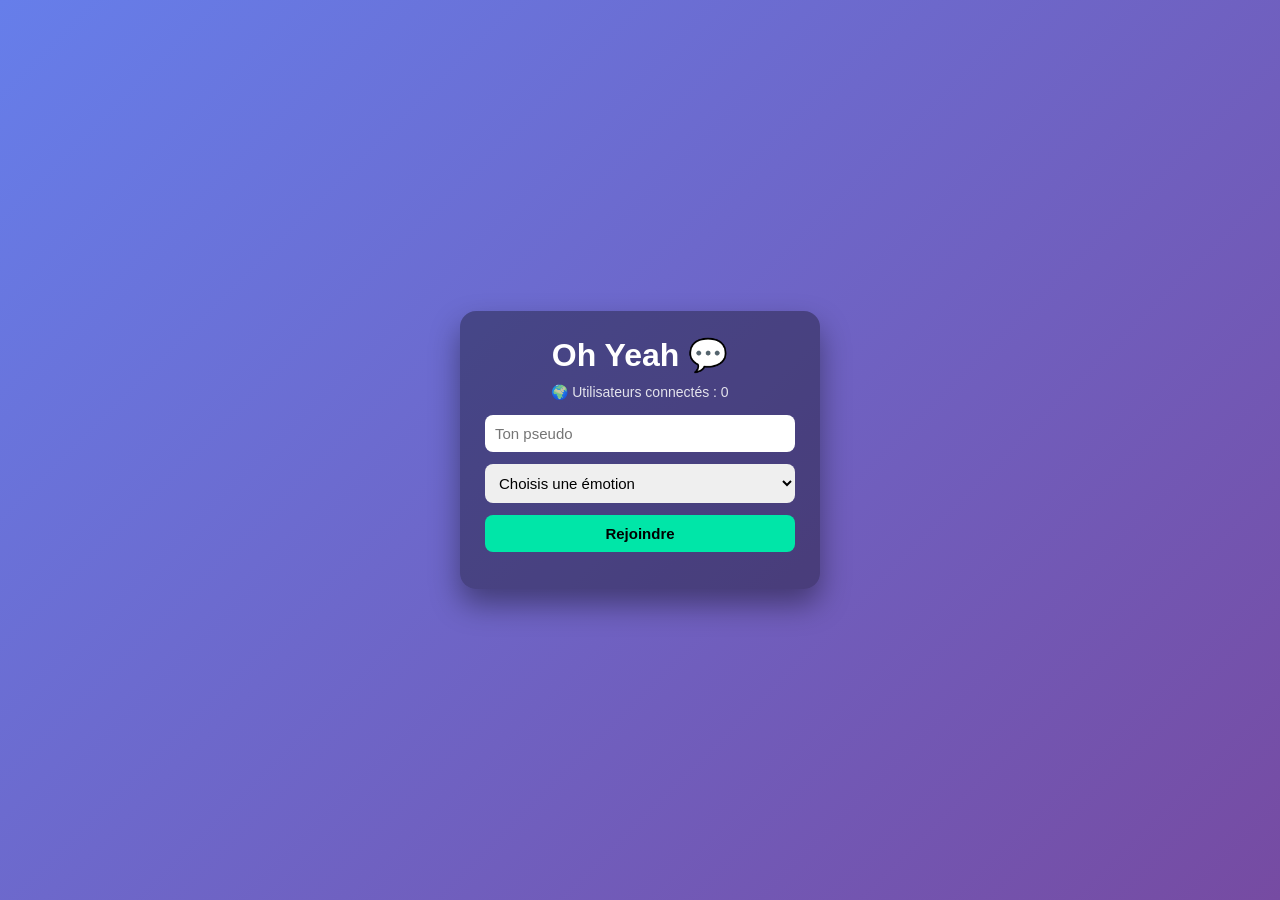
<file: index.html>
<!DOCTYPE html>
<html lang="fr">
<head>
    <meta charset="UTF-8">
    <title>Oh Yeah</title>
    <script src="https://cdn.socket.io/4.7.5/socket.io.min.js"></script>

    <style>
        * {
            box-sizing: border-box;
            font-family: Arial, Helvetica, sans-serif;
        }

        body {
            margin: 0;
            background: linear-gradient(135deg, #667eea, #764ba2);
            color: white;
            display: flex;
            justify-content: center;
            align-items: center;
            height: 100vh;
        }

        .card {
            background: rgba(0,0,0,0.35);
            padding: 25px;
            border-radius: 16px;
            width: 360px;
            max-width: 95%;
            box-shadow: 0 15px 30px rgba(0,0,0,0.4);
        }

        h1 {
            text-align: center;
            margin-top: 0;
            margin-bottom: 10px;
        }

        .counter {
            text-align: center;
            font-size: 14px;
            opacity: 0.85;
            margin-bottom: 15px;
        }

        input, select, button {
            width: 100%;
            padding: 10px;
            margin-bottom: 12px;
            border-radius: 8px;
            border: none;
            font-size: 15px;
        }

        button {
            background: #00e6a8;
            font-weight: bold;
            cursor: pointer;
        }

        button:hover {
            background: #00c994;
        }

        #chat {
            display: none;
        }

        #messages {
            background: rgba(0,0,0,0.4);
            height: 260px;
            border-radius: 10px;
            padding: 10px;
            overflow-y: auto;
            margin-bottom: 10px;
            font-size: 14px;
        }

        .msg {
            margin-bottom: 8px;
        }

        .me {
            color: #00e6a8;
        }

        .status {
            text-align: center;
            font-style: italic;
            opacity: 0.8;
            margin: 6px 0;
        }

        .chat-input {
            display: flex;
            gap: 8px;
        }

        .chat-input input {
            flex: 1;
            margin-bottom: 0;
        }

        .chat-input button {
            width: 80px;
            margin-bottom: 0;
        }

        .back {
            margin-top: 10px;
            background: #ff6b6b;
        }

        .back:hover {
            background: #e05555;
        }
    </style>
</head>

<body>

<div class="card">

    <h1>Oh Yeah 💬</h1>

    <div class="counter" id="counter">
        🌍 Utilisateurs connectés : 0
    </div>

    <!-- MENU -->
    <div id="menu">
        <input id="username" placeholder="Ton pseudo">
        <select id="emotion">
            <option value="">Choisis une émotion</option>
            <option value="heureux">😊 Heureux</option>
            <option value="triste">😢 Triste</option>
            <option value="enerve">😡 Énervé</option>
            <option value="calme">😌 Calme</option>
            <option value="amour">❤️ Amour</option>
        </select>
        <button onclick="join()">Rejoindre</button>
    </div>

    <!-- CHAT -->
    <div id="chat">
        <div id="messages"></div>

        <div class="chat-input">
            <input id="messageInput" placeholder="Écris ton message…">
            <button onclick="sendMessage()">Envoyer</button>
        </div>

        <button class="back" onclick="goBack()">⬅ Retour au menu</button>
    </div>

</div>

<script>
    const socket = io();

    let myUsername = "";

    function join() {
        const username = document.getElementById("username").value.trim();
        const emotion = document.getElementById("emotion").value;

        if (!username || !emotion) {
            alert("Pseudo et émotion obligatoires");
            return;
        }

        myUsername = username;

        socket.emit("join", {
            username: username,
            emotion: emotion
        });

        document.getElementById("menu").style.display = "none";
        document.getElementById("chat").style.display = "block";
        document.getElementById("messages").innerHTML = "";
    }

    function sendMessage() {
        const input = document.getElementById("messageInput");
        const msg = input.value.trim();
        if (!msg) return;

        socket.emit("message", { message: msg });

        addMessage(myUsername, msg, true);
        input.value = "";
    }

    function addMessage(user, msg, me = false) {
        const div = document.createElement("div");
        div.className = "msg";
        div.innerHTML = `<strong class="${me ? 'me' : ''}">${user}</strong> : ${msg}`;
        document.getElementById("messages").appendChild(div);
        document.getElementById("messages").scrollTop = 999999;
    }

    function addStatus(text) {
        const div = document.createElement("div");
        div.className = "status";
        div.innerText = text;
        document.getElementById("messages").appendChild(div);
    }

    function goBack() {
        location.reload();
    }

    socket.on("message", data => {
        addMessage(data.from, data.message);
    });

    socket.on("status", text => {
        addStatus(text);
    });

    socket.on("count", n => {
        document.getElementById("counter").innerText =
            `🌍 Utilisateurs connectés : ${n}`;
    });
</script>

</body>
</html>
</file>
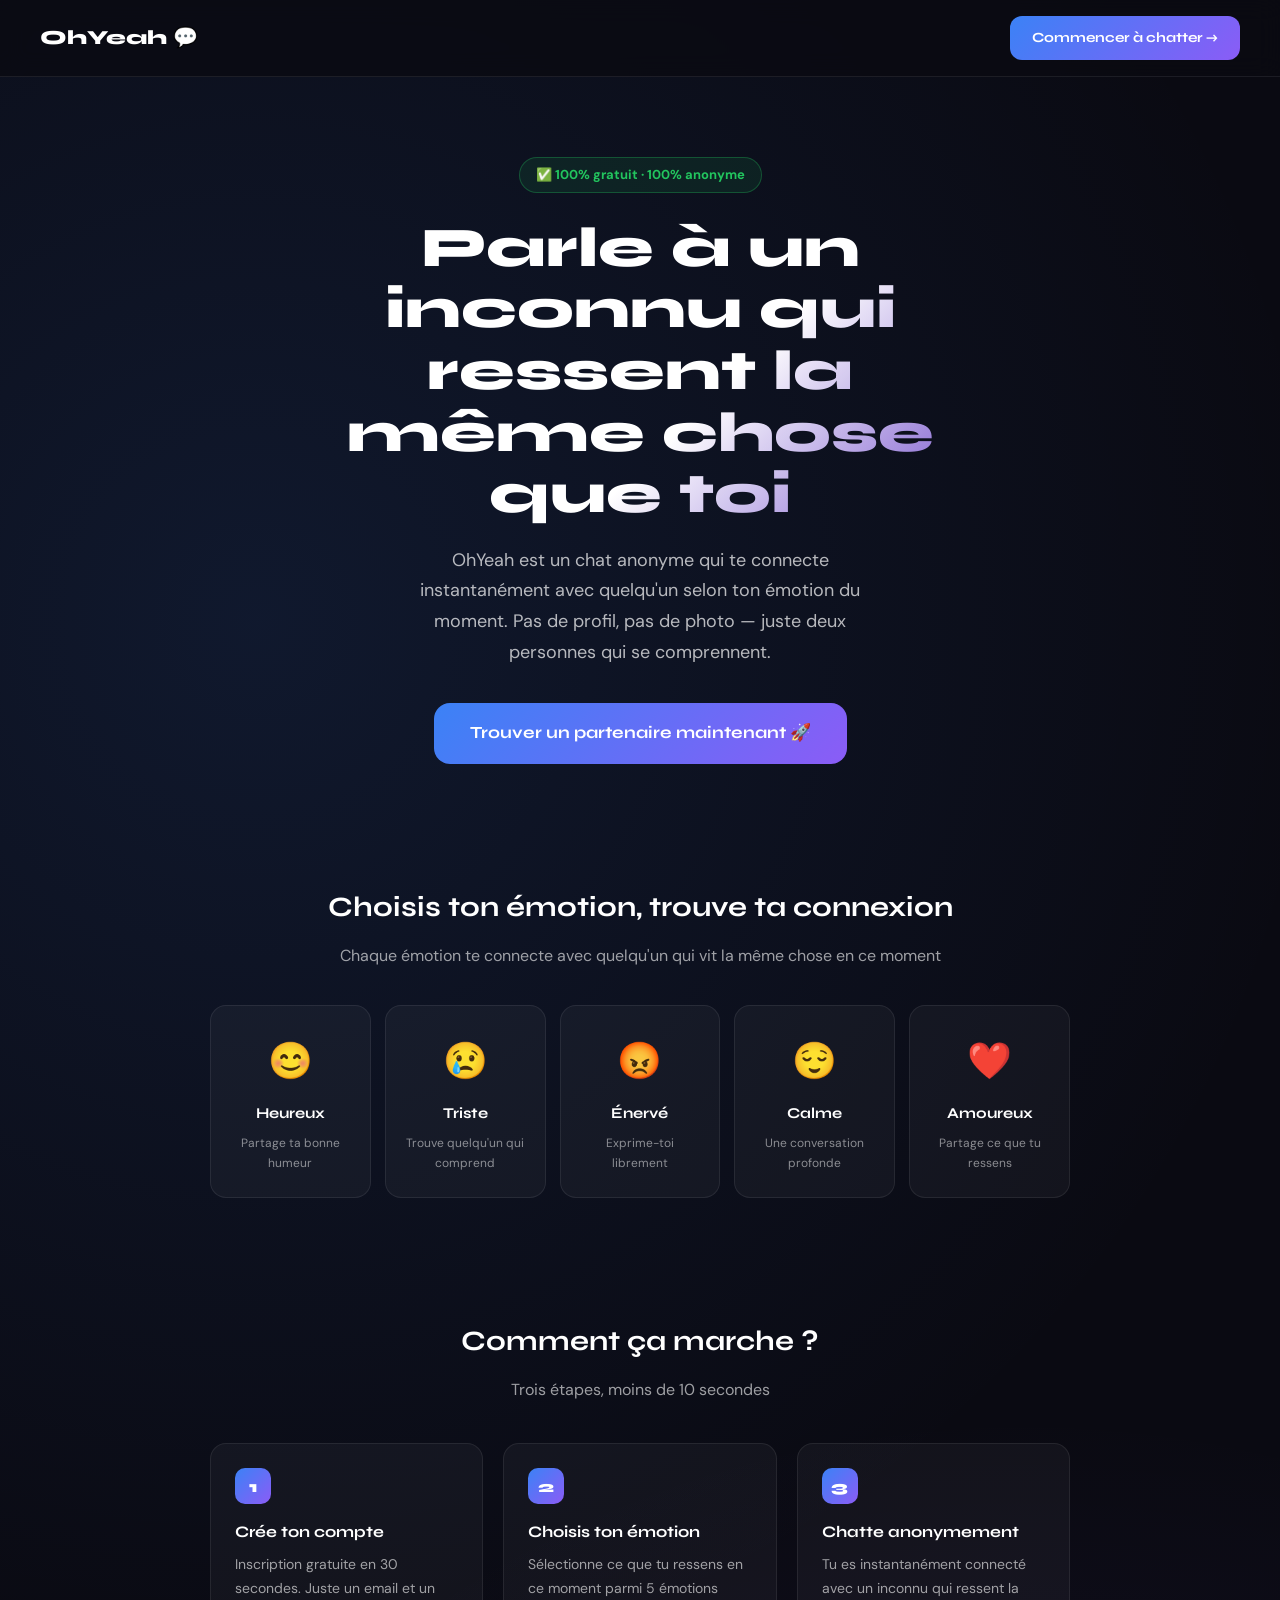
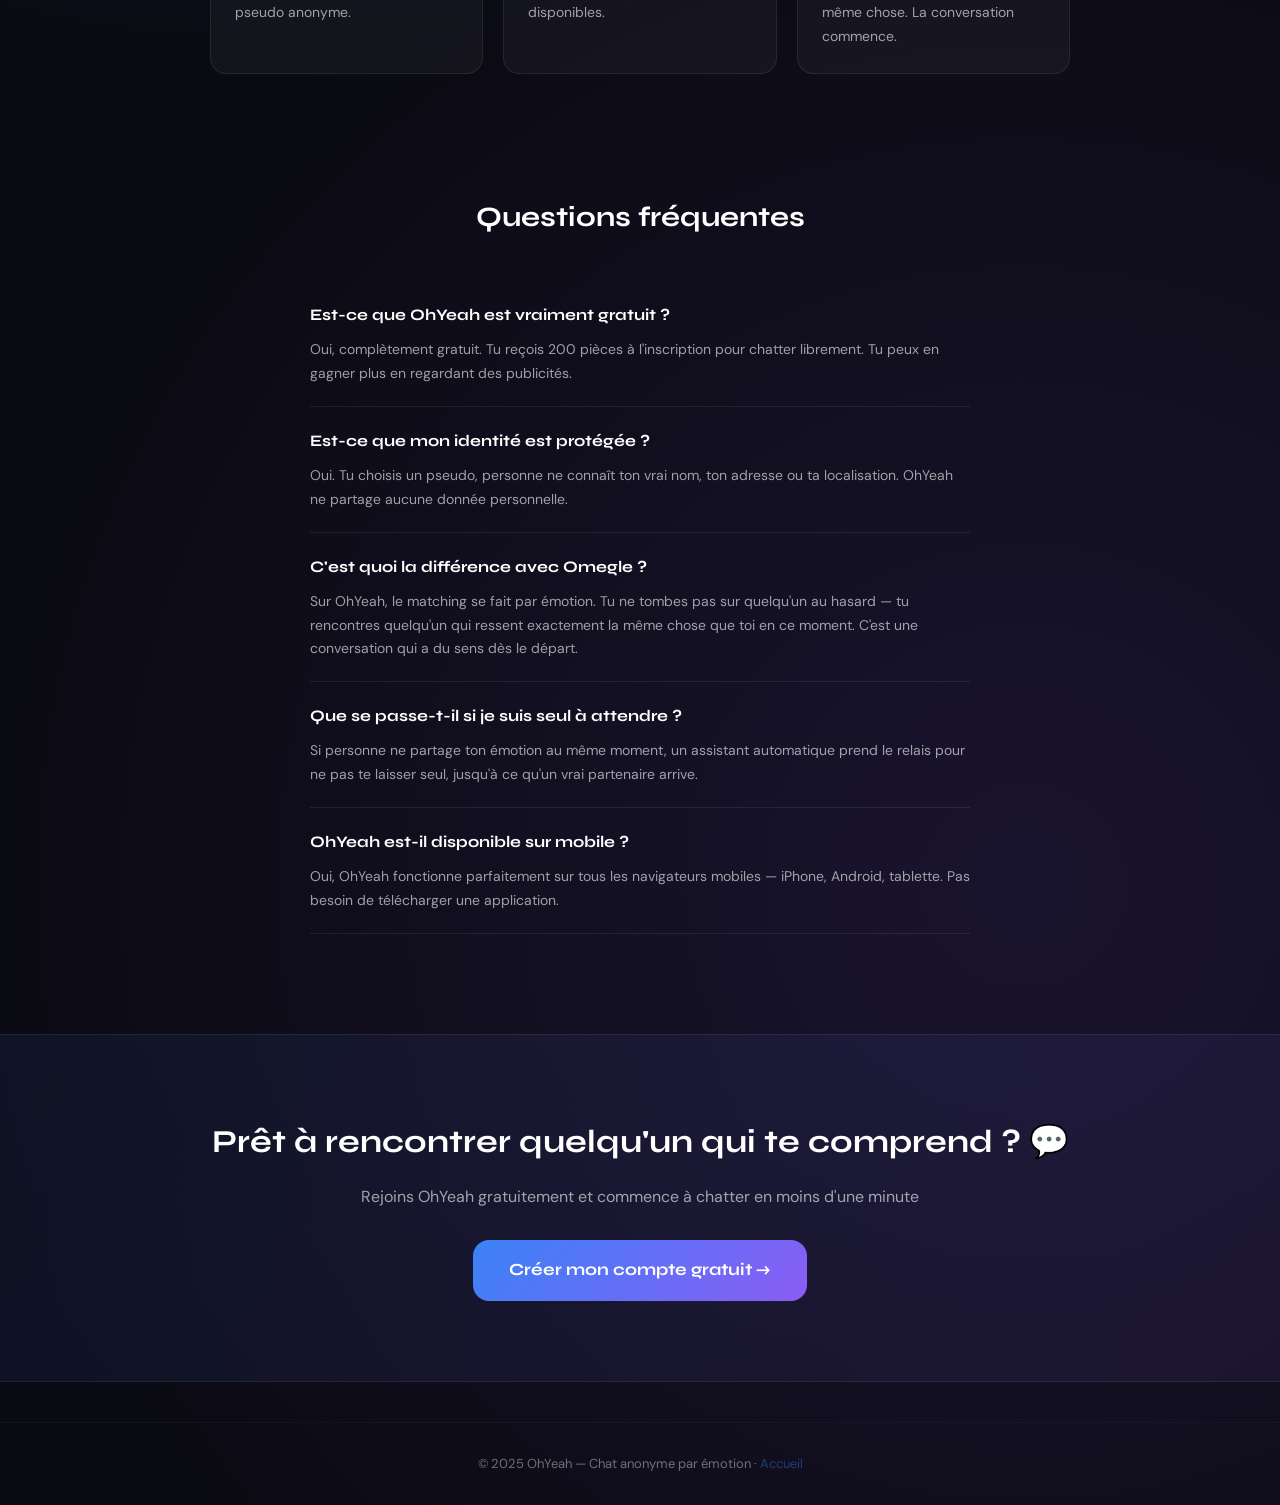
<file: templates/about.html>
<!DOCTYPE html>
<html lang="fr">
<head>
<meta charset="UTF-8">
<meta name="viewport" content="width=device-width, initial-scale=1.0">
<title>OhYeah — Chat anonyme avec des inconnus par émotion | Gratuit</title>
<meta name="description" content="OhYeah est un chat anonyme gratuit qui te connecte avec un inconnu selon ton émotion du moment. Heureux, triste, énervé, calme ou amoureux — trouve quelqu'un qui te comprend vraiment.">
<meta name="keywords" content="chat anonyme gratuit, parler à des inconnus, chat émotion, discussion anonyme, omegle français, chat en ligne gratuit, rencontre anonyme, parler à quelqu'un anonymement">
<meta name="robots" content="index, follow">
<meta name="google-site-verification" content="u4NHUgnQlUFyUC6USLuvAnQKNxKvKxj5s1G9sm96uXg" />
<link rel="canonical" href="https://oh-yeah-1.onrender.com/about">
<meta property="og:title" content="OhYeah — Chat anonyme par émotion, gratuit">
<meta property="og:description" content="Parle à un inconnu qui ressent exactement la même chose que toi. Anonyme, gratuit, instantané.">
<meta property="og:url" content="https://oh-yeah-1.onrender.com/about">
<meta property="og:type" content="website">
<meta property="og:locale" content="fr_FR">
<script type="application/ld+json">
{
  "@context": "https://schema.org",
  "@type": "FAQPage",
  "mainEntity": [
    {
      "@type": "Question",
      "name": "C'est quoi OhYeah ?",
      "acceptedAnswer": {
        "@type": "Answer",
        "text": "OhYeah est un site de chat anonyme gratuit qui te connecte avec un inconnu selon ton émotion du moment. Tu choisis comment tu te sens et tu discutes instantanément avec quelqu'un qui ressent la même chose."
      }
    },
    {
      "@type": "Question",
      "name": "Est-ce que OhYeah est vraiment anonyme ?",
      "acceptedAnswer": {
        "@type": "Answer",
        "text": "Oui, complètement. Tu choisis un pseudo, personne ne connaît ton identité réelle. Pas de photo, pas de profil, pas de réseau social."
      }
    },
    {
      "@type": "Question",
      "name": "Est-ce que OhYeah est gratuit ?",
      "acceptedAnswer": {
        "@type": "Answer",
        "text": "Oui, OhYeah est gratuit. Tu reçois 200 pièces à l'inscription pour chatter librement."
      }
    },
    {
      "@type": "Question",
      "name": "Comment fonctionne le matching par émotion ?",
      "acceptedAnswer": {
        "@type": "Answer",
        "text": "Tu choisis ton émotion parmi heureux, triste, énervé, calme ou amoureux. Le système te connecte automatiquement avec quelqu'un qui a choisi la même émotion."
      }
    }
  ]
}
</script>
<link href="https://fonts.googleapis.com/css2?family=Syne:wght@400;700;800&family=DM+Sans:wght@400;500&display=swap" rel="stylesheet">
<style>
:root {
    --blue: #3b82f6;
    --purple: #8b5cf6;
    --green: #22c55e;
    --gold: #f59e0b;
    --bg: #0a0a12;
    --border: rgba(255,255,255,0.08);
}
* { box-sizing: border-box; margin: 0; padding: 0; }
body {
    background: radial-gradient(circle at 20% 20%, rgba(59,130,246,0.12) 0%, transparent 40%),
                radial-gradient(circle at 80% 80%, rgba(139,92,246,0.12) 0%, transparent 40%),
                var(--bg);
    color: white;
    font-family: 'DM Sans', sans-serif;
    line-height: 1.7;
}
h1, h2, h3 { font-family: 'Syne', sans-serif; }
a { color: var(--blue); text-decoration: none; }

/* NAV */
nav {
    display: flex; justify-content: space-between; align-items: center;
    padding: 16px 40px;
    border-bottom: 1px solid var(--border);
    background: rgba(10,10,18,0.8);
    backdrop-filter: blur(12px);
    position: sticky; top: 0; z-index: 100;
}
.nav-logo { font-family: 'Syne', sans-serif; font-weight: 800; font-size: 20px; color: white; }
.nav-cta {
    background: linear-gradient(135deg, var(--blue), var(--purple));
    color: white; padding: 10px 22px; border-radius: 12px;
    font-family: 'Syne', sans-serif; font-weight: 700; font-size: 14px;
}
.nav-cta:hover { opacity: 0.9; }

/* HERO */
.hero {
    text-align: center;
    padding: 80px 20px 60px;
    max-width: 700px;
    margin: 0 auto;
}
.hero-badge {
    display: inline-block;
    background: rgba(34,197,94,0.1);
    border: 1px solid rgba(34,197,94,0.3);
    color: var(--green);
    padding: 6px 16px; border-radius: 20px;
    font-size: 13px; font-weight: 700; margin-bottom: 24px;
}
.hero h1 {
    font-size: clamp(32px, 6vw, 56px);
    font-weight: 800; line-height: 1.1;
    margin-bottom: 20px;
    background: linear-gradient(135deg, white 60%, rgba(139,92,246,0.8));
    -webkit-background-clip: text; -webkit-text-fill-color: transparent;
}
.hero p {
    font-size: 18px; opacity: 0.7;
    margin-bottom: 36px; max-width: 500px; margin-left: auto; margin-right: auto;
}
.hero-cta {
    display: inline-block;
    background: linear-gradient(135deg, var(--blue), var(--purple));
    color: white; padding: 16px 36px; border-radius: 16px;
    font-family: 'Syne', sans-serif; font-weight: 700; font-size: 17px;
    transition: opacity 0.2s, transform 0.1s;
}
.hero-cta:hover { opacity: 0.9; transform: translateY(-2px); }

/* EMOTIONS */
.emotions-section {
    max-width: 900px; margin: 0 auto;
    padding: 60px 20px;
    text-align: center;
}
.emotions-section h2 { font-size: 28px; margin-bottom: 10px; }
.emotions-section p { opacity: 0.6; margin-bottom: 36px; }
.emotions-grid {
    display: grid;
    grid-template-columns: repeat(auto-fit, minmax(140px, 1fr));
    gap: 14px;
}
.emotion-card {
    background: rgba(255,255,255,0.04);
    border: 1px solid var(--border);
    border-radius: 16px; padding: 24px 16px;
    text-align: center;
}
.emotion-card .emoji { font-size: 36px; margin-bottom: 10px; }
.emotion-card .label { font-family: 'Syne', sans-serif; font-weight: 700; font-size: 15px; }
.emotion-card .desc { font-size: 12px; opacity: 0.5; margin-top: 6px; }

/* HOW IT WORKS */
.how-section {
    max-width: 900px; margin: 0 auto;
    padding: 60px 20px;
}
.how-section h2 { font-size: 28px; text-align: center; margin-bottom: 10px; }
.how-section > p { text-align: center; opacity: 0.6; margin-bottom: 40px; }
.steps { display: grid; grid-template-columns: repeat(auto-fit, minmax(220px, 1fr)); gap: 20px; }
.step {
    background: rgba(255,255,255,0.04);
    border: 1px solid var(--border);
    border-radius: 16px; padding: 24px;
}
.step-num {
    width: 36px; height: 36px;
    background: linear-gradient(135deg, var(--blue), var(--purple));
    border-radius: 10px; display: flex; align-items: center; justify-content: center;
    font-family: 'Syne', sans-serif; font-weight: 800; font-size: 16px;
    margin-bottom: 14px;
}
.step h3 { font-size: 16px; margin-bottom: 8px; }
.step p { font-size: 14px; opacity: 0.6; }

/* FAQ */
.faq-section {
    max-width: 700px; margin: 0 auto;
    padding: 60px 20px;
}
.faq-section h2 { font-size: 28px; text-align: center; margin-bottom: 40px; }
.faq-item {
    border-bottom: 1px solid var(--border);
    padding: 20px 0;
}
.faq-item h3 { font-size: 16px; margin-bottom: 10px; color: white; }
.faq-item p { font-size: 14px; opacity: 0.6; }

/* CTA FINAL */
.cta-section {
    text-align: center;
    padding: 80px 20px;
    background: linear-gradient(135deg, rgba(59,130,246,0.08), rgba(139,92,246,0.08));
    border-top: 1px solid var(--border);
    border-bottom: 1px solid var(--border);
    margin: 40px 0;
}
.cta-section h2 { font-size: 32px; margin-bottom: 14px; }
.cta-section p { opacity: 0.6; margin-bottom: 30px; font-size: 16px; }

/* FOOTER */
footer {
    text-align: center; padding: 30px 20px;
    opacity: 0.4; font-size: 13px;
    border-top: 1px solid var(--border);
}
</style>
<body>

<nav>
    <a href="/" class="nav-logo">OhYeah 💬</a>
    <a href="/" class="nav-cta">Commencer à chatter →</a>
</nav>

<!-- HERO -->
<section class="hero">
    <div class="hero-badge">✅ 100% gratuit · 100% anonyme</div>
    <h1>Parle à un inconnu qui ressent la même chose que toi</h1>
    <p>OhYeah est un chat anonyme qui te connecte instantanément avec quelqu'un selon ton émotion du moment. Pas de profil, pas de photo — juste deux personnes qui se comprennent.</p>
    <a href="/" class="hero-cta">Trouver un partenaire maintenant 🚀</a>
</section>

<!-- EMOTIONS -->
<section class="emotions-section">
    <h2>Choisis ton émotion, trouve ta connexion</h2>
    <p>Chaque émotion te connecte avec quelqu'un qui vit la même chose en ce moment</p>
    <div class="emotions-grid">
        <div class="emotion-card">
            <div class="emoji">😊</div>
            <div class="label">Heureux</div>
            <div class="desc">Partage ta bonne humeur</div>
        </div>
        <div class="emotion-card">
            <div class="emoji">😢</div>
            <div class="label">Triste</div>
            <div class="desc">Trouve quelqu'un qui comprend</div>
        </div>
        <div class="emotion-card">
            <div class="emoji">😡</div>
            <div class="label">Énervé</div>
            <div class="desc">Exprime-toi librement</div>
        </div>
        <div class="emotion-card">
            <div class="emoji">😌</div>
            <div class="label">Calme</div>
            <div class="desc">Une conversation profonde</div>
        </div>
        <div class="emotion-card">
            <div class="emoji">❤️</div>
            <div class="label">Amoureux</div>
            <div class="desc">Partage ce que tu ressens</div>
        </div>
    </div>
</section>

<!-- HOW IT WORKS -->
<section class="how-section">
    <h2>Comment ça marche ?</h2>
    <p>Trois étapes, moins de 10 secondes</p>
    <div class="steps">
        <div class="step">
            <div class="step-num">1</div>
            <h3>Crée ton compte</h3>
            <p>Inscription gratuite en 30 secondes. Juste un email et un pseudo anonyme.</p>
        </div>
        <div class="step">
            <div class="step-num">2</div>
            <h3>Choisis ton émotion</h3>
            <p>Sélectionne ce que tu ressens en ce moment parmi 5 émotions disponibles.</p>
        </div>
        <div class="step">
            <div class="step-num">3</div>
            <h3>Chatte anonymement</h3>
            <p>Tu es instantanément connecté avec un inconnu qui ressent la même chose. La conversation commence.</p>
        </div>
    </div>
</section>

<!-- FAQ -->
<section class="faq-section">
    <h2>Questions fréquentes</h2>
    <div class="faq-item">
        <h3>Est-ce que OhYeah est vraiment gratuit ?</h3>
        <p>Oui, complètement gratuit. Tu reçois 200 pièces à l'inscription pour chatter librement. Tu peux en gagner plus en regardant des publicités.</p>
    </div>
    <div class="faq-item">
        <h3>Est-ce que mon identité est protégée ?</h3>
        <p>Oui. Tu choisis un pseudo, personne ne connaît ton vrai nom, ton adresse ou ta localisation. OhYeah ne partage aucune donnée personnelle.</p>
    </div>
    <div class="faq-item">
        <h3>C'est quoi la différence avec Omegle ?</h3>
        <p>Sur OhYeah, le matching se fait par émotion. Tu ne tombes pas sur quelqu'un au hasard — tu rencontres quelqu'un qui ressent exactement la même chose que toi en ce moment. C'est une conversation qui a du sens dès le départ.</p>
    </div>
    <div class="faq-item">
        <h3>Que se passe-t-il si je suis seul à attendre ?</h3>
        <p>Si personne ne partage ton émotion au même moment, un assistant automatique prend le relais pour ne pas te laisser seul, jusqu'à ce qu'un vrai partenaire arrive.</p>
    </div>
    <div class="faq-item">
        <h3>OhYeah est-il disponible sur mobile ?</h3>
        <p>Oui, OhYeah fonctionne parfaitement sur tous les navigateurs mobiles — iPhone, Android, tablette. Pas besoin de télécharger une application.</p>
    </div>
</section>

<!-- CTA FINAL -->
<section class="cta-section">
    <h2>Prêt à rencontrer quelqu'un qui te comprend ? 💬</h2>
    <p>Rejoins OhYeah gratuitement et commence à chatter en moins d'une minute</p>
    <a href="/" class="hero-cta">Créer mon compte gratuit →</a>
</section>

<footer>
    <p>© 2025 OhYeah — Chat anonyme par émotion · <a href="/">Accueil</a></p>
</footer>

</body>
</html>
</file>
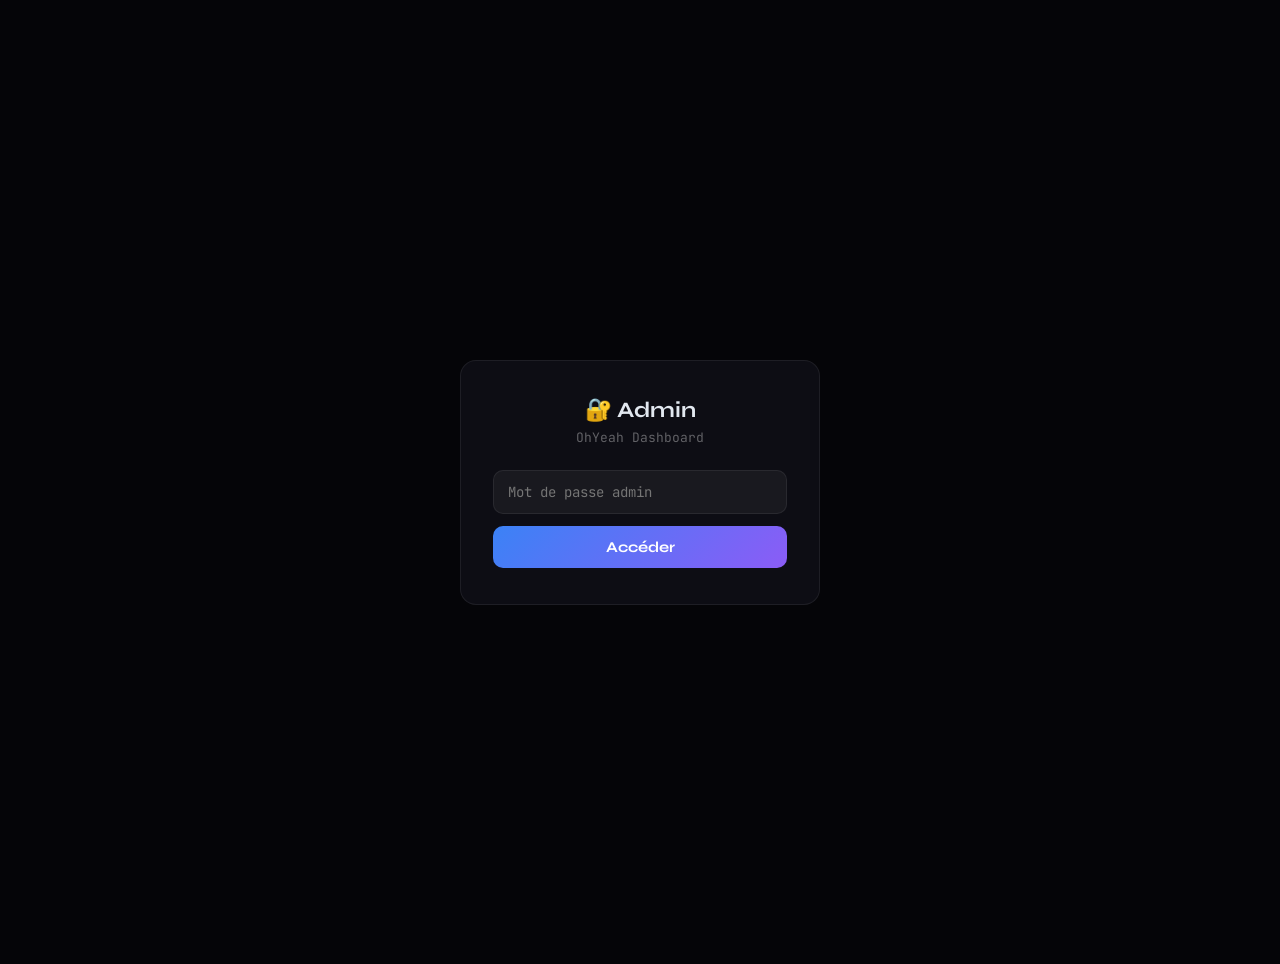
<file: templates/admin.html>
<!DOCTYPE html>
<html lang="fr">
<head>
<meta charset="UTF-8">
<meta name="viewport" content="width=device-width, initial-scale=1.0">
<title>OhYeah — Admin</title>
<link href="https://fonts.googleapis.com/css2?family=JetBrains+Mono:wght@400;700&family=Syne:wght@700;800&display=swap" rel="stylesheet">
<style>
:root {
    --bg: #050508; --surface: #0d0d14; --border: rgba(255,255,255,0.07);
    --blue: #3b82f6; --purple: #8b5cf6; --green: #22c55e;
    --red: #ef4444; --gold: #f59e0b; --text: #e2e8f0;
    --muted: rgba(255,255,255,0.35);
}
* { box-sizing: border-box; margin: 0; padding: 0; }
body { background: var(--bg); color: var(--text); font-family: 'JetBrains Mono', monospace; min-height: 100vh; padding: 32px 20px; }
.login-wrap { min-height: 100vh; display: flex; align-items: center; justify-content: center; }
.login-box { background: var(--surface); border: 1px solid var(--border); border-radius: 16px; padding: 36px 32px; width: 100%; max-width: 360px; text-align: center; }
.login-box h1 { font-family: 'Syne', sans-serif; font-size: 22px; margin-bottom: 6px; }
.login-box p { color: var(--muted); font-size: 13px; margin-bottom: 24px; }
.login-box input { width: 100%; padding: 12px 14px; background: rgba(255,255,255,0.05); border: 1px solid var(--border); border-radius: 10px; color: white; font-family: 'JetBrains Mono', monospace; font-size: 14px; margin-bottom: 12px; }
.login-box input:focus { outline: none; border-color: var(--blue); }
.login-box button { width: 100%; padding: 12px; background: linear-gradient(135deg, var(--blue), var(--purple)); border: none; border-radius: 10px; color: white; font-family: 'Syne', sans-serif; font-weight: 700; font-size: 15px; cursor: pointer; }
.login-error { background: rgba(239,68,68,0.1); border: 1px solid rgba(239,68,68,0.3); color: #fca5a5; padding: 10px; border-radius: 8px; font-size: 13px; margin-top: 10px; display: none; }
.dash { display: none; max-width: 960px; margin: 0 auto; }
.dash-header { display: flex; justify-content: space-between; align-items: center; margin-bottom: 32px; padding-bottom: 20px; border-bottom: 1px solid var(--border); }
.dash-header h1 { font-family: 'Syne', sans-serif; font-size: 24px; }
.dash-header span { color: var(--muted); font-size: 12px; }
.logout-btn { background: rgba(239,68,68,0.1); border: 1px solid rgba(239,68,68,0.3); color: var(--red); padding: 8px 16px; border-radius: 8px; cursor: pointer; font-family: 'JetBrains Mono', monospace; font-size: 13px; }
.stats-grid { display: grid; grid-template-columns: repeat(auto-fit, minmax(150px, 1fr)); gap: 14px; margin-bottom: 32px; }
.stat-card { background: var(--surface); border: 1px solid var(--border); border-radius: 14px; padding: 20px; position: relative; overflow: hidden; }
.stat-card::before { content: ''; position: absolute; top: 0; left: 0; right: 0; height: 2px; }
.stat-card.blue::before { background: var(--blue); }
.stat-card.purple::before { background: var(--purple); }
.stat-card.green::before { background: var(--green); }
.stat-card.gold::before { background: var(--gold); }
.stat-card.red::before { background: var(--red); }
.stat-label { font-size: 11px; color: var(--muted); text-transform: uppercase; letter-spacing: 1px; margin-bottom: 10px; }
.stat-value { font-family: 'Syne', sans-serif; font-size: 32px; font-weight: 800; line-height: 1; }
.stat-value.blue { color: var(--blue); } .stat-value.purple { color: var(--purple); }
.stat-value.green { color: var(--green); } .stat-value.gold { color: var(--gold); }
.stat-value.red { color: var(--red); }
.section-title { font-family: 'Syne', sans-serif; font-size: 16px; font-weight: 700; margin-bottom: 14px; display: flex; align-items: center; gap: 8px; }
.section-title::after { content: ''; flex: 1; height: 1px; background: var(--border); }
.table-wrap { background: var(--surface); border: 1px solid var(--border); border-radius: 14px; overflow: hidden; margin-bottom: 32px; }
.table-wrap table { width: 100%; border-collapse: collapse; font-size: 13px; }
.table-wrap th { padding: 12px 16px; text-align: left; color: var(--muted); font-size: 11px; text-transform: uppercase; letter-spacing: 0.5px; border-bottom: 1px solid var(--border); font-weight: 400; }
.table-wrap td { padding: 11px 16px; border-bottom: 1px solid rgba(255,255,255,0.04); vertical-align: middle; }
.table-wrap tr:last-child td { border-bottom: none; }
.table-wrap tr:hover td { background: rgba(255,255,255,0.02); }
.badge { display: inline-block; padding: 2px 8px; border-radius: 20px; font-size: 11px; font-weight: 700; }
.badge-premium { background: rgba(245,158,11,0.15); color: var(--gold); border: 1px solid rgba(245,158,11,0.3); }
.badge-free { background: rgba(255,255,255,0.05); color: var(--muted); border: 1px solid var(--border); }
.badge-banned { background: rgba(239,68,68,0.15); color: var(--red); border: 1px solid rgba(239,68,68,0.3); }
.refresh-btn { background: rgba(59,130,246,0.1); border: 1px solid rgba(59,130,246,0.3); color: var(--blue); padding: 8px 16px; border-radius: 8px; cursor: pointer; font-family: 'JetBrains Mono', monospace; font-size: 13px; margin-bottom: 24px; }
.live-dot { display: inline-block; width: 8px; height: 8px; background: var(--green); border-radius: 50%; margin-right: 6px; animation: blink 1.5s infinite; }
@keyframes blink { 0%,100%{opacity:1} 50%{opacity:0.3} }
.empty { text-align: center; padding: 32px; color: var(--muted); font-size: 13px; }
.action-btn { background: transparent; border: 1px solid var(--border); color: var(--muted); padding: 5px 10px; border-radius: 6px; cursor: pointer; font-size: 12px; font-family: 'JetBrains Mono', monospace; transition: all 0.2s; }
.action-btn:hover { border-color: var(--blue); color: var(--blue); }
.action-btn.danger:hover { border-color: var(--red); color: var(--red); }
.action-btn.success:hover { border-color: var(--green); color: var(--green); }

/* MODALE BAN */
#ban-modal { display: none; position: fixed; inset: 0; background: rgba(0,0,0,0.85); z-index: 999; justify-content: center; align-items: center; padding: 20px; }
#ban-modal.show { display: flex; }
.ban-card { background: #0f0f1a; border: 1px solid var(--border); border-radius: 20px; padding: 28px; width: 100%; max-width: 380px; }
.ban-card h3 { font-family: 'Syne', sans-serif; font-size: 18px; margin-bottom: 16px; color: var(--red); }
.ban-card label { display: block; font-size: 12px; color: var(--muted); margin-bottom: 6px; margin-top: 12px; }
.ban-card input, .ban-card select { width: 100%; padding: 10px 12px; background: rgba(255,255,255,0.05); border: 1px solid var(--border); border-radius: 8px; color: white; font-family: 'JetBrains Mono', monospace; font-size: 13px; }
.ban-card input:focus, .ban-card select:focus { outline: none; border-color: var(--red); }
.ban-card select option { background: #1a1a2e; }
.ban-actions { display: flex; gap: 8px; margin-top: 20px; }
.ban-actions button { flex: 1; padding: 11px; border: none; border-radius: 10px; cursor: pointer; font-family: 'Syne', sans-serif; font-weight: 700; font-size: 14px; }
.btn-ban { background: linear-gradient(135deg, var(--red), #c0392b); color: white; }
.btn-cancel { background: rgba(255,255,255,0.06); border: 1px solid var(--border); color: var(--muted); }

/* MODALE CONVERSATIONS */
#conv-modal { display: none; position: fixed; inset: 0; background: rgba(0,0,0,0.9); z-index: 999; justify-content: center; align-items: center; padding: 20px; }
#conv-modal.show { display: flex; }
.conv-card { background: #0f0f1a; border: 1px solid var(--border); border-radius: 20px; padding: 24px; width: 100%; max-width: 560px; max-height: 80vh; display: flex; flex-direction: column; }
.conv-card h3 { font-family: 'Syne', sans-serif; font-size: 18px; margin-bottom: 16px; }
.conv-messages { flex: 1; overflow-y: auto; background: rgba(0,0,0,0.3); border-radius: 10px; padding: 12px; border: 1px solid var(--border); }
.conv-msg { margin-bottom: 8px; font-size: 13px; line-height: 1.5; padding: 6px 10px; border-radius: 8px; background: rgba(255,255,255,0.03); }
.conv-msg .who { font-weight: 700; color: var(--blue); margin-right: 6px; }
.conv-msg .time { font-size: 11px; color: var(--muted); margin-left: 6px; }
.conv-sep { text-align: center; font-size: 11px; color: var(--muted); margin: 10px 0; border-top: 1px solid var(--border); padding-top: 10px; }
.conv-close { margin-top: 14px; width: 100%; padding: 10px; background: rgba(255,255,255,0.06); border: 1px solid var(--border); border-radius: 10px; color: var(--muted); cursor: pointer; font-family: 'Syne', sans-serif; font-weight: 700; }
</style>
</head>
<body>

<!-- LOGIN -->
<div class="login-wrap" id="login-wrap">
    <div class="login-box">
        <h1>🔐 Admin</h1>
        <p>OhYeah Dashboard</p>
        <input type="password" id="admin-pass" placeholder="Mot de passe admin" onkeydown="if(event.key==='Enter') adminLogin()">
        <button onclick="adminLogin()">Accéder</button>
        <div class="login-error" id="login-err">Mot de passe incorrect</div>
    </div>
</div>

<!-- DASHBOARD -->
<div class="dash" id="dash">
    <div class="dash-header">
        <div>
            <h1>📊 Dashboard Admin</h1>
            <span id="last-refresh">—</span>
        </div>
        <div style="display:flex; gap:10px; align-items:center;">
            <button class="refresh-btn" onclick="loadStats()">↻ Actualiser</button>
            <button class="logout-btn" onclick="adminLogout()">Déconnexion</button>
        </div>
    </div>

    <div class="stats-grid">
        <div class="stat-card blue"><div class="stat-label">Total inscrits</div><div class="stat-value blue" id="s-total">—</div></div>
        <div class="stat-card green"><div class="stat-label">Aujourd'hui</div><div class="stat-value green" id="s-today">—</div></div>
        <div class="stat-card purple"><div class="stat-label">Cette semaine</div><div class="stat-value purple" id="s-week">—</div></div>
        <div class="stat-card gold"><div class="stat-label">Premium</div><div class="stat-value gold" id="s-premium">—</div></div>
        <div class="stat-card green"><div class="stat-label"><span class="live-dot"></span>Live</div><div class="stat-value green" id="s-live">—</div></div>
        <div class="stat-card gold"><div class="stat-label">Pièces totales</div><div class="stat-value gold" id="s-coins">—</div></div>
        <div class="stat-card red"><div class="stat-label">Bannis actifs</div><div class="stat-value red" id="s-bans">—</div></div>
    </div>

    <!-- UTILISATEURS -->
    <div class="section-title">Derniers inscrits</div>
    <div class="table-wrap">
        <table>
            <thead><tr><th>#</th><th>Pseudo</th><th>Email</th><th>Pièces</th><th>Statut</th><th>Inscrit le</th><th>Actions</th></tr></thead>
            <tbody id="users-tbody"><tr><td colspan="7" class="empty">Chargement...</td></tr></tbody>
        </table>
    </div>

    <!-- SIGNALEMENTS -->
    <div class="section-title">Signalements récents</div>
    <div class="table-wrap">
        <table>
            <thead><tr><th>#</th><th>Signalé par</th><th>Accusé</th><th>Raison</th><th>Date</th><th>Actions</th></tr></thead>
            <tbody id="reports-tbody"><tr><td colspan="6" class="empty">Chargement...</td></tr></tbody>
        </table>
    </div>

    <!-- BANNIS -->
    <div class="section-title">Utilisateurs bannis</div>
    <div class="table-wrap">
        <table>
            <thead><tr><th>Pseudo</th><th>Raison</th><th>Banni jusqu'au</th><th>Actions</th></tr></thead>
            <tbody id="bans-tbody"><tr><td colspan="4" class="empty">Chargement...</td></tr></tbody>
        </table>
    </div>
</div>

<!-- MODALE BAN -->
<div id="ban-modal">
    <div class="ban-card">
        <h3>🚫 Bannir un utilisateur</h3>
        <label>Pseudo</label>
        <input id="ban-username" type="text" placeholder="Pseudo exact">
        <label>Durée</label>
        <select id="ban-days">
            <option value="1">1 jour</option>
            <option value="3">3 jours</option>
            <option value="7" selected>1 semaine</option>
            <option value="14">2 semaines</option>
            <option value="30">1 mois</option>
            <option value="365">1 an</option>
            <option value="36500">Permanent</option>
        </select>
        <label>Raison</label>
        <input id="ban-reason" type="text" placeholder="Raison du ban">
        <div class="ban-actions">
            <button class="btn-cancel" onclick="closeBan()">Annuler</button>
            <button class="btn-ban" onclick="submitBan()">🚫 Bannir</button>
        </div>
    </div>
</div>

<!-- MODALE CONVERSATIONS -->
<div id="conv-modal">
    <div class="conv-card">
        <h3 id="conv-title">💬 Conversations</h3>
        <div class="conv-messages" id="conv-messages">Chargement...</div>
        <button class="conv-close" onclick="closeConv()">Fermer</button>
    </div>
</div>

<script>
let adminToken = sessionStorage.getItem("admin_token") || null;

async function adminLogin() {
    const pass = document.getElementById("admin-pass").value;
    const res = await fetch("/api/admin/login", { method: "POST", headers: {"Content-Type":"application/json"}, body: JSON.stringify({password: pass}) });
    if (res.ok) {
        const data = await res.json();
        adminToken = data.token;
        sessionStorage.setItem("admin_token", adminToken);
        showDash();
    } else {
        document.getElementById("login-err").style.display = "block";
    }
}

function adminLogout() {
    sessionStorage.removeItem("admin_token");
    adminToken = null;
    document.getElementById("login-wrap").style.display = "flex";
    document.getElementById("dash").style.display = "none";
}

function showDash() {
    document.getElementById("login-wrap").style.display = "none";
    document.getElementById("dash").style.display = "block";
    loadStats();
    setInterval(loadStats, 30000);
}

async function loadStats() {
    const res = await fetch("/api/admin/stats", { headers: {"X-Admin-Token": adminToken} });
    if (res.status === 401) { adminLogout(); return; }
    const d = await res.json();

    document.getElementById("s-total").textContent = d.total_users;
    document.getElementById("s-today").textContent = d.today;
    document.getElementById("s-week").textContent = d.this_week;
    document.getElementById("s-premium").textContent = d.premium;
    document.getElementById("s-live").textContent = d.live;
    document.getElementById("s-coins").textContent = d.total_coins.toLocaleString("fr-FR");
    document.getElementById("last-refresh").textContent = "Mis à jour à " + new Date().toLocaleTimeString("fr-FR");

    // Utilisateurs
    const tbody = document.getElementById("users-tbody");
    if (!d.recent_users || d.recent_users.length === 0) {
        tbody.innerHTML = '<tr><td colspan="7" class="empty">Aucun utilisateur</td></tr>';
    } else {
        tbody.innerHTML = d.recent_users.map(u => `
            <tr>
                <td style="color:var(--muted)">#${u.id}</td>
                <td style="font-weight:700">${u.username}</td>
                <td style="color:var(--muted)">${u.email}</td>
                <td style="color:var(--gold)">🪙 ${u.coins}</td>
                <td><span class="badge ${u.is_premium ? 'badge-premium' : 'badge-free'}">${u.is_premium ? '⭐ Premium' : 'Gratuit'}</span></td>
                <td style="color:var(--muted); font-size:12px">${new Date(u.created_at).toLocaleDateString("fr-FR")}</td>
                <td style="display:flex; gap:6px;">
                    <button class="action-btn" onclick="openConv('${u.username}')">💬 Convos</button>
                    <button class="action-btn danger" onclick="openBan('${u.username}')">🚫 Ban</button>
                </td>
            </tr>
        `).join("");
    }

    // Signalements
    const rtbody = document.getElementById("reports-tbody");
    if (!d.recent_reports || d.recent_reports.length === 0) {
        rtbody.innerHTML = '<tr><td colspan="6" class="empty">Aucun signalement 👍</td></tr>';
    } else {
        rtbody.innerHTML = d.recent_reports.map(r => `
            <tr>
                <td style="color:var(--muted)">#${r.id}</td>
                <td style="color:var(--muted)">${r.reporter_username}</td>
                <td style="font-weight:700; color:var(--red)">${r.reported_username || '?'}</td>
                <td>⚑ ${r.reason}</td>
                <td style="color:var(--muted); font-size:12px">${new Date(r.created_at).toLocaleDateString("fr-FR")}</td>
                <td style="display:flex; gap:6px;">
                    <button class="action-btn" onclick="openConv('${r.reported_username || r.reporter_username}')">💬 Convos</button>
                    <button class="action-btn danger" onclick="openBan('${r.reported_username || r.reporter_username}')">🚫 Ban</button>
                </td>
            </tr>
        `).join("");
    }

    // Bannis
    loadBans();
}

async function loadBans() {
    const res = await fetch("/api/admin/bans", { headers: {"X-Admin-Token": adminToken} });
    const d = await res.json();
    document.getElementById("s-bans").textContent = d.bans ? d.bans.length : 0;
    const tbody = document.getElementById("bans-tbody");
    if (!d.bans || d.bans.length === 0) {
        tbody.innerHTML = '<tr><td colspan="4" class="empty">Aucun utilisateur banni 👍</td></tr>';
        return;
    }
    tbody.innerHTML = d.bans.map(b => `
        <tr>
            <td style="font-weight:700"><span class="badge badge-banned">🚫</span> ${b.username}</td>
            <td style="color:var(--muted)">${b.reason || '—'}</td>
            <td style="color:var(--red)">${new Date(b.banned_until).toLocaleDateString("fr-FR")}</td>
            <td><button class="action-btn success" onclick="unban('${b.username}')">✅ Débannir</button></td>
        </tr>
    `).join("");
}

// BAN
function openBan(username = "") {
    document.getElementById("ban-username").value = username;
    document.getElementById("ban-reason").value = "";
    document.getElementById("ban-days").value = "7";
    document.getElementById("ban-modal").classList.add("show");
}
function closeBan() { document.getElementById("ban-modal").classList.remove("show"); }

async function submitBan() {
    const username = document.getElementById("ban-username").value.trim();
    const days = document.getElementById("ban-days").value;
    const reason = document.getElementById("ban-reason").value.trim() || "Violation des règles";
    if (!username) { alert("Entre un pseudo"); return; }
    const res = await fetch("/api/admin/ban", {
        method: "POST",
        headers: {"Content-Type":"application/json", "X-Admin-Token": adminToken},
        body: JSON.stringify({username, days, reason})
    });
    const d = await res.json();
    if (res.ok) { closeBan(); loadStats(); alert(`✅ ${username} banni jusqu'au ${d.banned_until}`); }
    else alert("Erreur : " + d.error);
}

async function unban(username) {
    if (!confirm(`Débannir ${username} ?`)) return;
    await fetch("/api/admin/unban", {
        method: "POST",
        headers: {"Content-Type":"application/json", "X-Admin-Token": adminToken},
        body: JSON.stringify({username})
    });
    loadStats();
}

// CONVERSATIONS
async function openConv(username) {
    document.getElementById("conv-title").textContent = `💬 Conversations de ${username}`;
    document.getElementById("conv-messages").innerHTML = "Chargement...";
    document.getElementById("conv-modal").classList.add("show");
    const res = await fetch(`/api/admin/conversations?username=${encodeURIComponent(username)}`, {
        headers: {"X-Admin-Token": adminToken}
    });
    const d = await res.json();
    const box = document.getElementById("conv-messages");
    if (!d.messages || d.messages.length === 0) {
        box.innerHTML = '<div style="text-align:center; opacity:0.5; padding:20px;">Aucune conversation trouvée</div>';
        return;
    }
    // Grouper par session
    const sessions = {};
    d.messages.forEach(m => {
        if (!sessions[m.session_id]) sessions[m.session_id] = [];
        sessions[m.session_id].push(m);
    });
    let html = "";
    Object.entries(sessions).forEach(([sid, msgs]) => {
        html += `<div class="conv-sep">Session ${sid.substring(0,8)}...</div>`;
        msgs.forEach(m => {
            const isTarget = m.username === username;
            html += `<div class="conv-msg">
                <span class="who" style="color:${isTarget ? 'var(--blue)' : 'var(--green)'}">${m.username}</span>
                ${m.content}
                <span class="time">${new Date(m.created_at).toLocaleTimeString("fr-FR")}</span>
            </div>`;
        });
    });
    box.innerHTML = html;
    box.scrollTop = box.scrollHeight;
}
function closeConv() { document.getElementById("conv-modal").classList.remove("show"); }

if (adminToken) showDash();
</script>
</body>
</html>
</file>
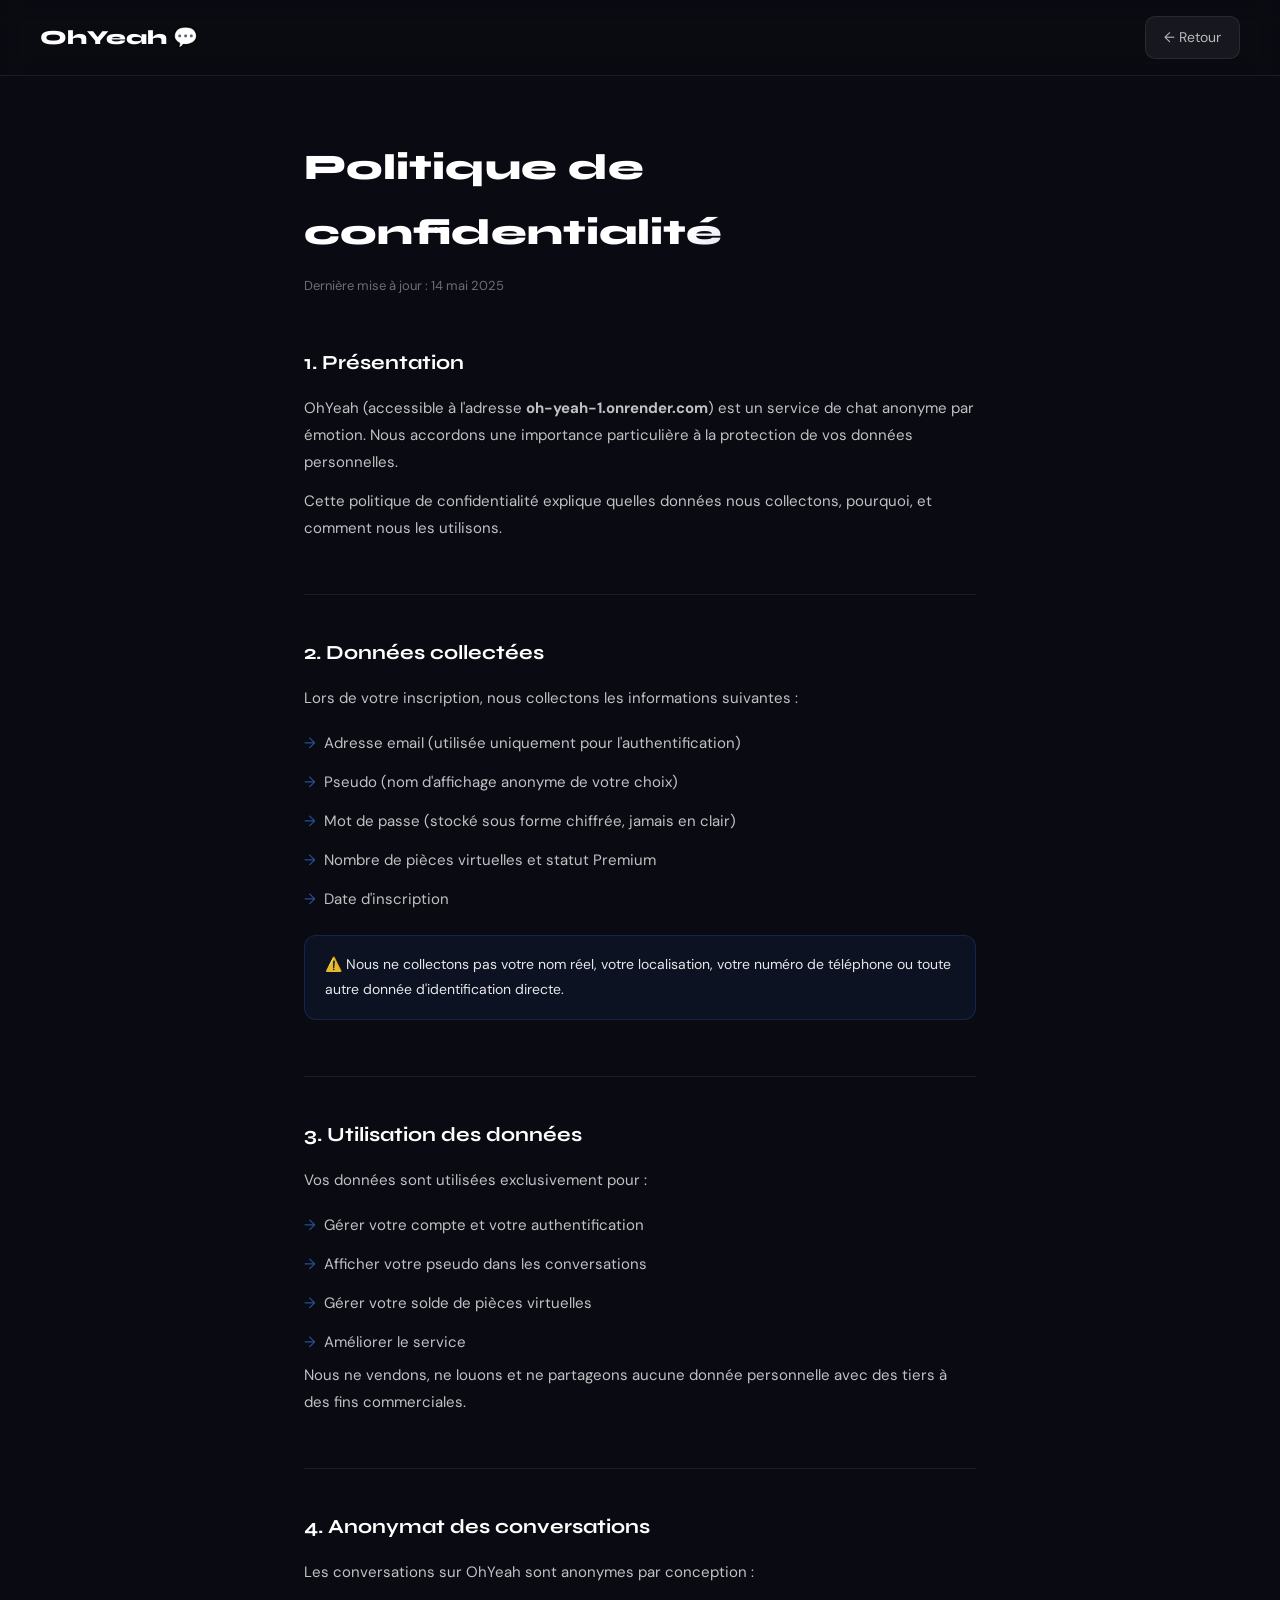
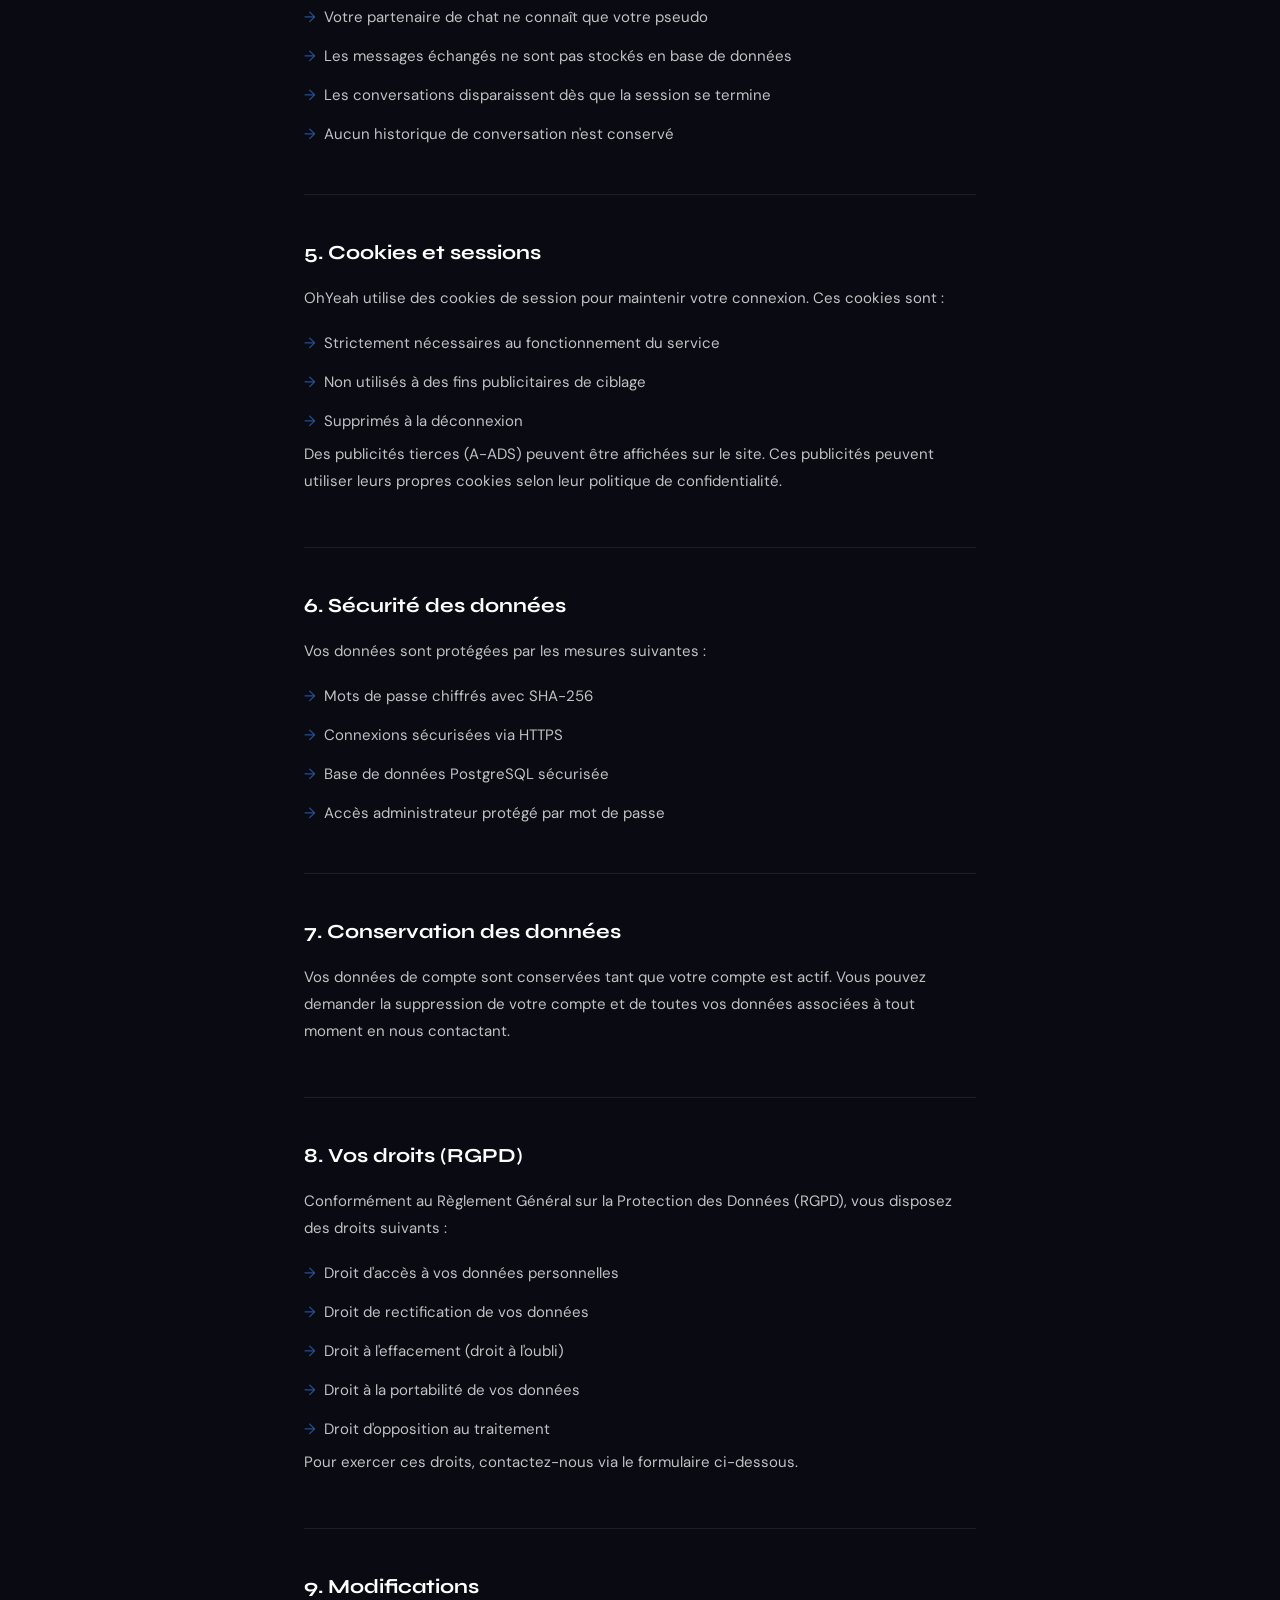
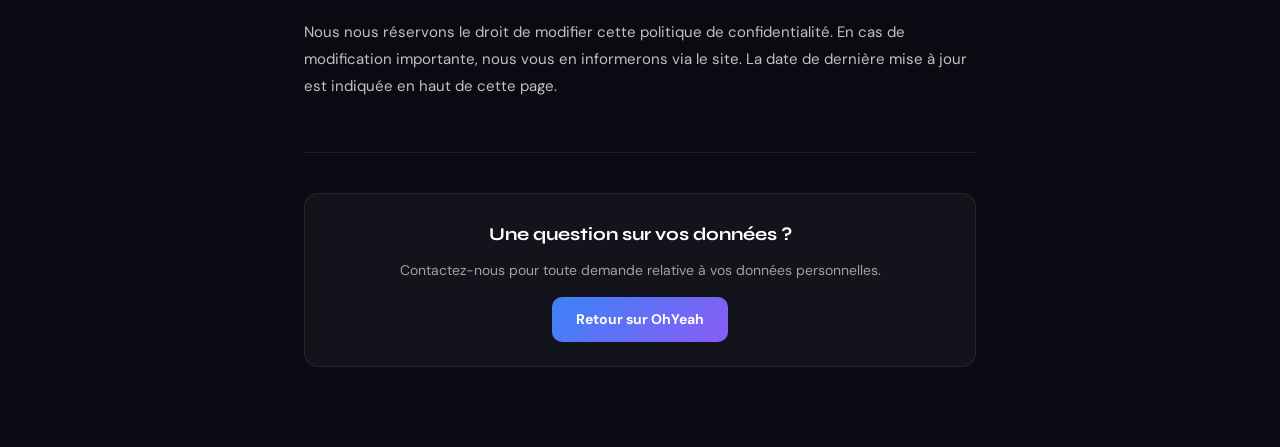
<file: templates/privacy.html>
<!DOCTYPE html>
<html lang="fr">
<head>
<meta charset="UTF-8">
<meta name="viewport" content="width=device-width, initial-scale=1.0">
<title>Politique de confidentialité — OhYeah</title>
<meta name="description" content="Politique de confidentialité de OhYeah, site de chat anonyme par émotion.">
<meta name="robots" content="index, follow">
<link rel="canonical" href="https://oh-yeah-1.onrender.com/privacy">
<link href="https://fonts.googleapis.com/css2?family=Syne:wght@400;700;800&family=DM+Sans:wght@400;500&display=swap" rel="stylesheet">
<style>
:root {
    --blue: #3b82f6;
    --purple: #8b5cf6;
    --bg: #0a0a12;
    --border: rgba(255,255,255,0.08);
}
* { box-sizing: border-box; margin: 0; padding: 0; }
body {
    background: var(--bg);
    color: white;
    font-family: 'DM Sans', sans-serif;
    line-height: 1.8;
}
h1, h2, h3 { font-family: 'Syne', sans-serif; }
a { color: var(--blue); text-decoration: none; }

nav {
    display: flex; justify-content: space-between; align-items: center;
    padding: 16px 40px;
    border-bottom: 1px solid var(--border);
    background: rgba(10,10,18,0.9);
    backdrop-filter: blur(12px);
    position: sticky; top: 0; z-index: 100;
}
.nav-logo { font-family: 'Syne', sans-serif; font-weight: 800; font-size: 20px; color: white; }
.nav-back {
    background: rgba(255,255,255,0.06);
    border: 1px solid var(--border);
    color: rgba(255,255,255,0.7);
    padding: 8px 18px; border-radius: 10px;
    font-size: 14px;
}

.container {
    max-width: 720px;
    margin: 0 auto;
    padding: 60px 24px 80px;
}

.page-title {
    font-size: 36px;
    font-weight: 800;
    margin-bottom: 8px;
    background: linear-gradient(135deg, white 60%, rgba(139,92,246,0.8));
    -webkit-background-clip: text;
    -webkit-text-fill-color: transparent;
}
.page-date {
    font-size: 13px;
    opacity: 0.4;
    margin-bottom: 48px;
}

.section {
    margin-bottom: 40px;
    padding-bottom: 40px;
    border-bottom: 1px solid var(--border);
}
.section:last-child {
    border-bottom: none;
}
.section h2 {
    font-size: 20px;
    font-weight: 700;
    margin-bottom: 14px;
    color: white;
}
.section p {
    font-size: 15px;
    opacity: 0.75;
    margin-bottom: 12px;
}
.section ul {
    list-style: none;
    padding: 0;
}
.section ul li {
    font-size: 15px;
    opacity: 0.75;
    padding: 6px 0 6px 20px;
    position: relative;
}
.section ul li::before {
    content: "→";
    position: absolute;
    left: 0;
    color: var(--blue);
    opacity: 0.8;
}

.highlight {
    background: rgba(59,130,246,0.08);
    border: 1px solid rgba(59,130,246,0.2);
    border-radius: 12px;
    padding: 16px 20px;
    margin: 16px 0;
    font-size: 14px;
    opacity: 0.9;
}

.contact-box {
    background: rgba(255,255,255,0.04);
    border: 1px solid var(--border);
    border-radius: 14px;
    padding: 24px;
    text-align: center;
    margin-top: 40px;
}
.contact-box h3 { font-size: 18px; margin-bottom: 8px; }
.contact-box p { opacity: 0.6; font-size: 14px; margin-bottom: 14px; }
.contact-box a {
    display: inline-block;
    background: linear-gradient(135deg, var(--blue), var(--purple));
    color: white; padding: 10px 24px;
    border-radius: 10px; font-weight: 700; font-size: 14px;
}
</style>
</head>
<body>

<nav>
    <a href="/" class="nav-logo">OhYeah 💬</a>
    <a href="/" class="nav-back">← Retour</a>
</nav>

<div class="container">

    <h1 class="page-title">Politique de confidentialité</h1>
    <p class="page-date">Dernière mise à jour : 14 mai 2025</p>

    <div class="section">
        <h2>1. Présentation</h2>
        <p>OhYeah (accessible à l'adresse <strong>oh-yeah-1.onrender.com</strong>) est un service de chat anonyme par émotion. Nous accordons une importance particulière à la protection de vos données personnelles.</p>
        <p>Cette politique de confidentialité explique quelles données nous collectons, pourquoi, et comment nous les utilisons.</p>
    </div>

    <div class="section">
        <h2>2. Données collectées</h2>
        <p>Lors de votre inscription, nous collectons les informations suivantes :</p>
        <ul>
            <li>Adresse email (utilisée uniquement pour l'authentification)</li>
            <li>Pseudo (nom d'affichage anonyme de votre choix)</li>
            <li>Mot de passe (stocké sous forme chiffrée, jamais en clair)</li>
            <li>Nombre de pièces virtuelles et statut Premium</li>
            <li>Date d'inscription</li>
        </ul>
        <div class="highlight">
            ⚠️ Nous ne collectons pas votre nom réel, votre localisation, votre numéro de téléphone ou toute autre donnée d'identification directe.
        </div>
    </div>

    <div class="section">
        <h2>3. Utilisation des données</h2>
        <p>Vos données sont utilisées exclusivement pour :</p>
        <ul>
            <li>Gérer votre compte et votre authentification</li>
            <li>Afficher votre pseudo dans les conversations</li>
            <li>Gérer votre solde de pièces virtuelles</li>
            <li>Améliorer le service</li>
        </ul>
        <p>Nous ne vendons, ne louons et ne partageons aucune donnée personnelle avec des tiers à des fins commerciales.</p>
    </div>

    <div class="section">
        <h2>4. Anonymat des conversations</h2>
        <p>Les conversations sur OhYeah sont anonymes par conception :</p>
        <ul>
            <li>Votre partenaire de chat ne connaît que votre pseudo</li>
            <li>Les messages échangés ne sont pas stockés en base de données</li>
            <li>Les conversations disparaissent dès que la session se termine</li>
            <li>Aucun historique de conversation n'est conservé</li>
        </ul>
    </div>

    <div class="section">
        <h2>5. Cookies et sessions</h2>
        <p>OhYeah utilise des cookies de session pour maintenir votre connexion. Ces cookies sont :</p>
        <ul>
            <li>Strictement nécessaires au fonctionnement du service</li>
            <li>Non utilisés à des fins publicitaires de ciblage</li>
            <li>Supprimés à la déconnexion</li>
        </ul>
        <p>Des publicités tierces (A-ADS) peuvent être affichées sur le site. Ces publicités peuvent utiliser leurs propres cookies selon leur politique de confidentialité.</p>
    </div>

    <div class="section">
        <h2>6. Sécurité des données</h2>
        <p>Vos données sont protégées par les mesures suivantes :</p>
        <ul>
            <li>Mots de passe chiffrés avec SHA-256</li>
            <li>Connexions sécurisées via HTTPS</li>
            <li>Base de données PostgreSQL sécurisée</li>
            <li>Accès administrateur protégé par mot de passe</li>
        </ul>
    </div>

    <div class="section">
        <h2>7. Conservation des données</h2>
        <p>Vos données de compte sont conservées tant que votre compte est actif. Vous pouvez demander la suppression de votre compte et de toutes vos données associées à tout moment en nous contactant.</p>
    </div>

    <div class="section">
        <h2>8. Vos droits (RGPD)</h2>
        <p>Conformément au Règlement Général sur la Protection des Données (RGPD), vous disposez des droits suivants :</p>
        <ul>
            <li>Droit d'accès à vos données personnelles</li>
            <li>Droit de rectification de vos données</li>
            <li>Droit à l'effacement (droit à l'oubli)</li>
            <li>Droit à la portabilité de vos données</li>
            <li>Droit d'opposition au traitement</li>
        </ul>
        <p>Pour exercer ces droits, contactez-nous via le formulaire ci-dessous.</p>
    </div>

    <div class="section">
        <h2>9. Modifications</h2>
        <p>Nous nous réservons le droit de modifier cette politique de confidentialité. En cas de modification importante, nous vous en informerons via le site. La date de dernière mise à jour est indiquée en haut de cette page.</p>
    </div>

    <div class="contact-box">
        <h3>Une question sur vos données ?</h3>
        <p>Contactez-nous pour toute demande relative à vos données personnelles.</p>
        <a href="/">Retour sur OhYeah</a>
    </div>

</div>

</body>
</html>
</file>
